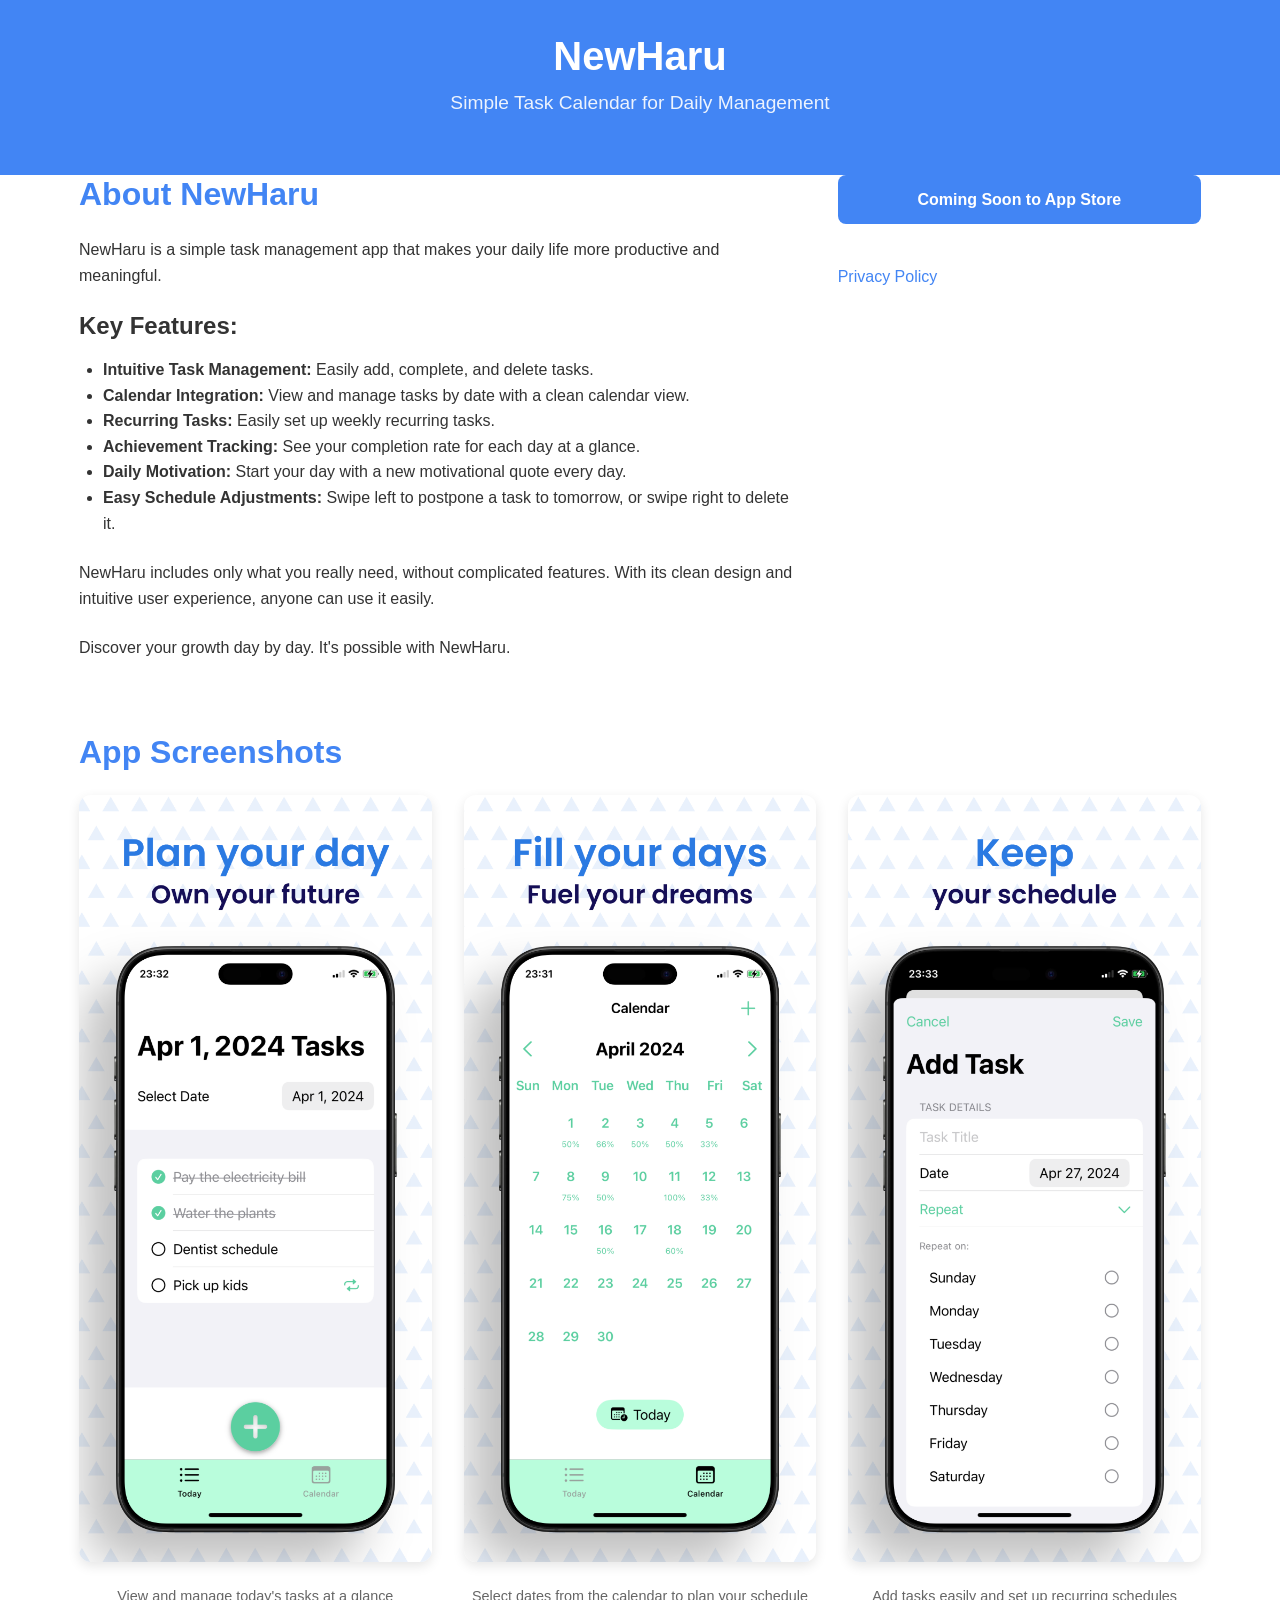
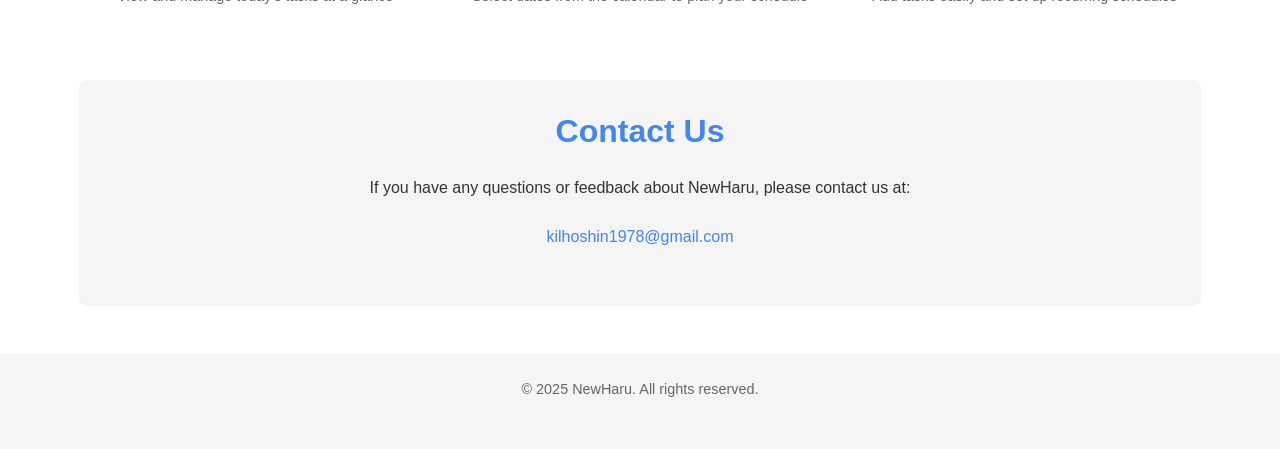
<file: index.html>
<!DOCTYPE html>
<html lang="en">
<head>
    <meta charset="UTF-8">
    <meta name="viewport" content="width=device-width, initial-scale=1.0">
    <title>NewHaru - Simple Task Calendar</title>
    <link rel="stylesheet" href="styles.css">
</head>
<body>
    <header>
        <div class="container">
            <h1>NewHaru</h1>
            <p class="tagline">Simple Task Calendar for Daily Management</p>
        </div>
    </header>

    <main class="container">
        <section class="app-info">
            <div class="app-description">
                <h2>About NewHaru</h2>
                <p>NewHaru is a simple task management app that makes your daily life more productive and meaningful.</p>
                
                <h3>Key Features:</h3>
                <ul>
                    <li><strong>Intuitive Task Management:</strong> Easily add, complete, and delete tasks.</li>
                    <li><strong>Calendar Integration:</strong> View and manage tasks by date with a clean calendar view.</li>
                    <li><strong>Recurring Tasks:</strong> Easily set up weekly recurring tasks.</li>
                    <li><strong>Achievement Tracking:</strong> See your completion rate for each day at a glance.</li>
                    <li><strong>Daily Motivation:</strong> Start your day with a new motivational quote every day.</li>
                    <li><strong>Easy Schedule Adjustments:</strong> Swipe left to postpone a task to tomorrow, or swipe right to delete it.</li>
                </ul>
                
                <p>NewHaru includes only what you really need, without complicated features. With its clean design and intuitive user experience, anyone can use it easily.</p>
                
                <p>Discover your growth day by day. It's possible with NewHaru.</p>
            </div>
            
            <div class="app-links">
                <a href="#" class="app-store-button">Coming Soon to App Store</a>
                <div class="legal-links">
                    <a href="privacy-policy.html">Privacy Policy</a>
                </div>
            </div>
        </section>
        
        <section class="screenshots">
            <h2>App Screenshots</h2>
            <div class="screenshot-grid">
                <div class="screenshot">
                    <img src="imgs/Apple iPhone 16 Pro Max Screenshot 3.png" alt="Today's tasks view">
                    <p>View and manage today's tasks at a glance</p>
                </div>
                <div class="screenshot">
                    <img src="imgs/Apple iPhone 16 Pro Max Screenshot 4.png" alt="Calendar view">
                    <p>Select dates from the calendar to plan your schedule</p>
                </div>
                <div class="screenshot">
                    <img src="imgs/Apple iPhone 16 Pro Max Screenshot 5.png" alt="Add task view">
                    <p>Add tasks easily and set up recurring schedules</p>
                </div>
            </div>
        </section>
        
        <section class="contact">
            <h2>Contact Us</h2>
            <p>If you have any questions or feedback about NewHaru, please contact us at:</p>
            <p><a href="mailto:contact@newharu.app">kilhoshin1978@gmail.com</a></p>
        </section>
    </main>

    <footer>
        <div class="container">
            <p>&copy; 2025 NewHaru. All rights reserved.</p>
        </div>
    </footer>
</body>
</html>
</file>
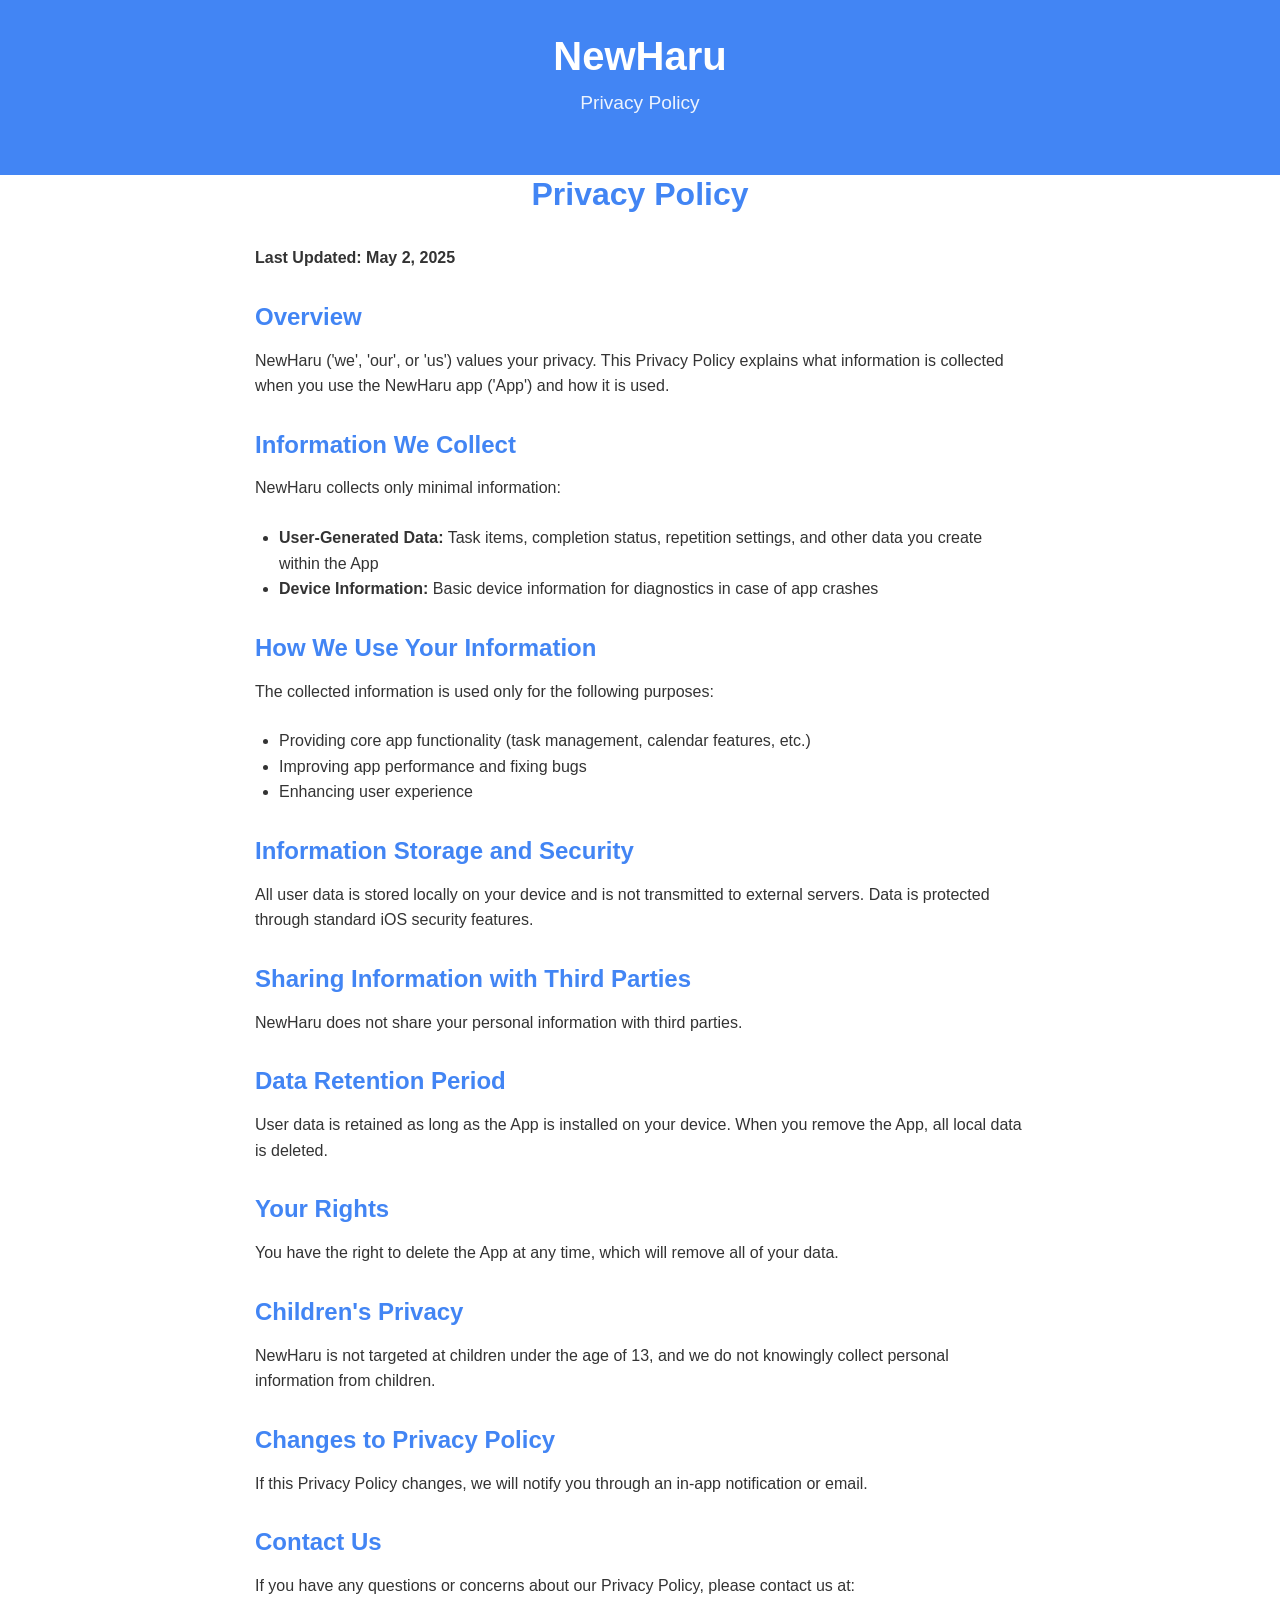
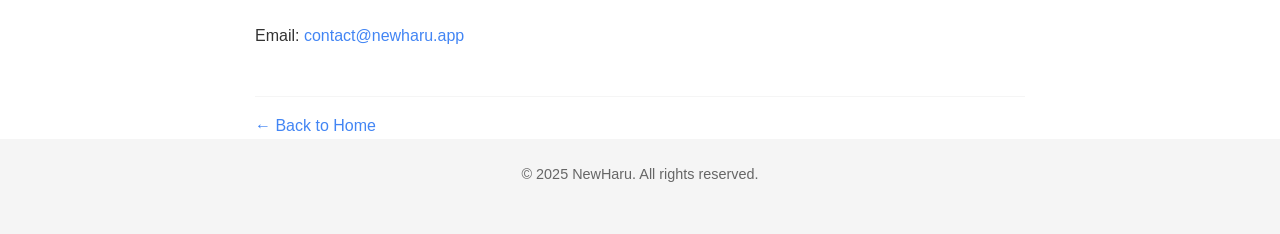
<file: privacy-policy.html>
<!DOCTYPE html>
<html lang="en">
<head>
    <meta charset="UTF-8">
    <meta name="viewport" content="width=device-width, initial-scale=1.0">
    <title>Privacy Policy - NewHaru</title>
    <link rel="stylesheet" href="styles.css">
</head>
<body>
    <header>
        <div class="container">
            <h1>NewHaru</h1>
            <p class="tagline">Privacy Policy</p>
        </div>
    </header>

    <main class="container policy-content">
        <section>
            <h2>Privacy Policy</h2>
            <p><strong>Last Updated: May 2, 2025</strong></p>

            <h3>Overview</h3>
            <p>NewHaru ('we', 'our', or 'us') values your privacy. This Privacy Policy explains what information is collected when you use the NewHaru app ('App') and how it is used.</p>

            <h3>Information We Collect</h3>
            <p>NewHaru collects only minimal information:</p>
            <ul>
                <li><strong>User-Generated Data:</strong> Task items, completion status, repetition settings, and other data you create within the App</li>
                <li><strong>Device Information:</strong> Basic device information for diagnostics in case of app crashes</li>
            </ul>

            <h3>How We Use Your Information</h3>
            <p>The collected information is used only for the following purposes:</p>
            <ul>
                <li>Providing core app functionality (task management, calendar features, etc.)</li>
                <li>Improving app performance and fixing bugs</li>
                <li>Enhancing user experience</li>
            </ul>

            <h3>Information Storage and Security</h3>
            <p>All user data is stored locally on your device and is not transmitted to external servers. Data is protected through standard iOS security features.</p>

            <h3>Sharing Information with Third Parties</h3>
            <p>NewHaru does not share your personal information with third parties.</p>

            <h3>Data Retention Period</h3>
            <p>User data is retained as long as the App is installed on your device. When you remove the App, all local data is deleted.</p>

            <h3>Your Rights</h3>
            <p>You have the right to delete the App at any time, which will remove all of your data.</p>

            <h3>Children's Privacy</h3>
            <p>NewHaru is not targeted at children under the age of 13, and we do not knowingly collect personal information from children.</p>

            <h3>Changes to Privacy Policy</h3>
            <p>If this Privacy Policy changes, we will notify you through an in-app notification or email.</p>

            <h3>Contact Us</h3>
            <p>If you have any questions or concerns about our Privacy Policy, please contact us at:</p>
            <p>Email: <a href="mailto:kilhoshin1978@gmail.com">contact@newharu.app</a></p>
        </section>
        
        <div class="back-link">
            <a href="index.html">&larr; Back to Home</a>
        </div>
    </main>

    <footer>
        <div class="container">
            <p>&copy; 2025 NewHaru. All rights reserved.</p>
        </div>
    </footer>
</body>
</html>
</file>
<file: styles.css>
/* General Styles */
:root {
    --primary-color: #4285f4;
    --secondary-color: #34a853;
    --text-color: #333;
    --light-gray: #f5f5f5;
    --dark-gray: #666;
    --white: #fff;
    --max-width: 1200px;
}

* {
    margin: 0;
    padding: 0;
    box-sizing: border-box;
}

body {
    font-family: -apple-system, BlinkMacSystemFont, 'Segoe UI', Roboto, Oxygen, Ubuntu, Cantarell, 'Open Sans', 'Helvetica Neue', sans-serif;
    line-height: 1.6;
    color: var(--text-color);
    background-color: var(--white);
}

.container {
    width: 90%;
    max-width: var(--max-width);
    margin: 0 auto;
    padding: 0 15px;
}

a {
    color: var(--primary-color);
    text-decoration: none;
}

a:hover {
    text-decoration: underline;
}

h1, h2, h3 {
    margin-bottom: 1rem;
    line-height: 1.2;
}

p, ul, ol {
    margin-bottom: 1.5rem;
}

ul, ol {
    padding-left: 1.5rem;
}

/* Header */
header {
    background-color: var(--primary-color);
    color: var(--white);
    padding: 2rem 0;
    text-align: center;
}

header h1 {
    font-size: 2.5rem;
    margin-bottom: 0.5rem;
}

header .tagline {
    font-size: 1.2rem;
    opacity: 0.9;
}

/* Main Content */
main {
    padding: 3rem 0;
}

section {
    margin-bottom: 3rem;
}

section h2 {
    font-size: 2rem;
    margin-bottom: 1.5rem;
    color: var(--primary-color);
}

section h3 {
    font-size: 1.5rem;
    margin: 1.5rem 0 1rem;
}

/* App Info Section */
.app-info {
    display: flex;
    flex-wrap: wrap;
    gap: 2rem;
}

.app-description {
    flex: 2;
    min-width: 300px;
}

.app-links {
    flex: 1;
    min-width: 250px;
    display: flex;
    flex-direction: column;
    gap: 1.5rem;
}

.app-store-button {
    display: inline-block;
    background-color: var(--primary-color);
    color: var(--white);
    padding: 12px 24px;
    border-radius: 8px;
    font-weight: bold;
    text-align: center;
    transition: background-color 0.3s;
}

.app-store-button:hover {
    background-color: #3367d6;
    text-decoration: none;
}

.legal-links {
    margin-top: 1rem;
}

.legal-links a {
    display: block;
    margin-bottom: 0.5rem;
}

/* Screenshots Section */
.screenshot-grid {
    display: grid;
    grid-template-columns: repeat(auto-fit, minmax(250px, 1fr));
    gap: 2rem;
}

.screenshot {
    text-align: center;
}

.screenshot img {
    max-width: 100%;
    height: auto;
    border-radius: 12px;
    box-shadow: 0 4px 12px rgba(0, 0, 0, 0.1);
    margin-bottom: 1rem;
}

.screenshot p {
    font-size: 0.9rem;
    color: var(--dark-gray);
}

/* Contact Section */
.contact {
    background-color: var(--light-gray);
    padding: 2rem;
    border-radius: 8px;
    text-align: center;
}

/* Policy Content */
.policy-content {
    max-width: 800px;
}

.policy-content h2 {
    text-align: center;
    margin-bottom: 2rem;
}

.policy-content h3 {
    color: var(--primary-color);
    margin-top: 2rem;
}

.back-link {
    margin-top: 3rem;
    padding-top: 1rem;
    border-top: 1px solid var(--light-gray);
}

/* Footer */
footer {
    background-color: var(--light-gray);
    padding: 1.5rem 0;
    text-align: center;
    color: var(--dark-gray);
    font-size: 0.9rem;
}

/* Responsive Adjustments */
@media (max-width: 768px) {
    header h1 {
        font-size: 2rem;
    }
    
    .app-info {
        flex-direction: column;
    }
    
    section h2 {
        font-size: 1.8rem;
    }
}
</file>
